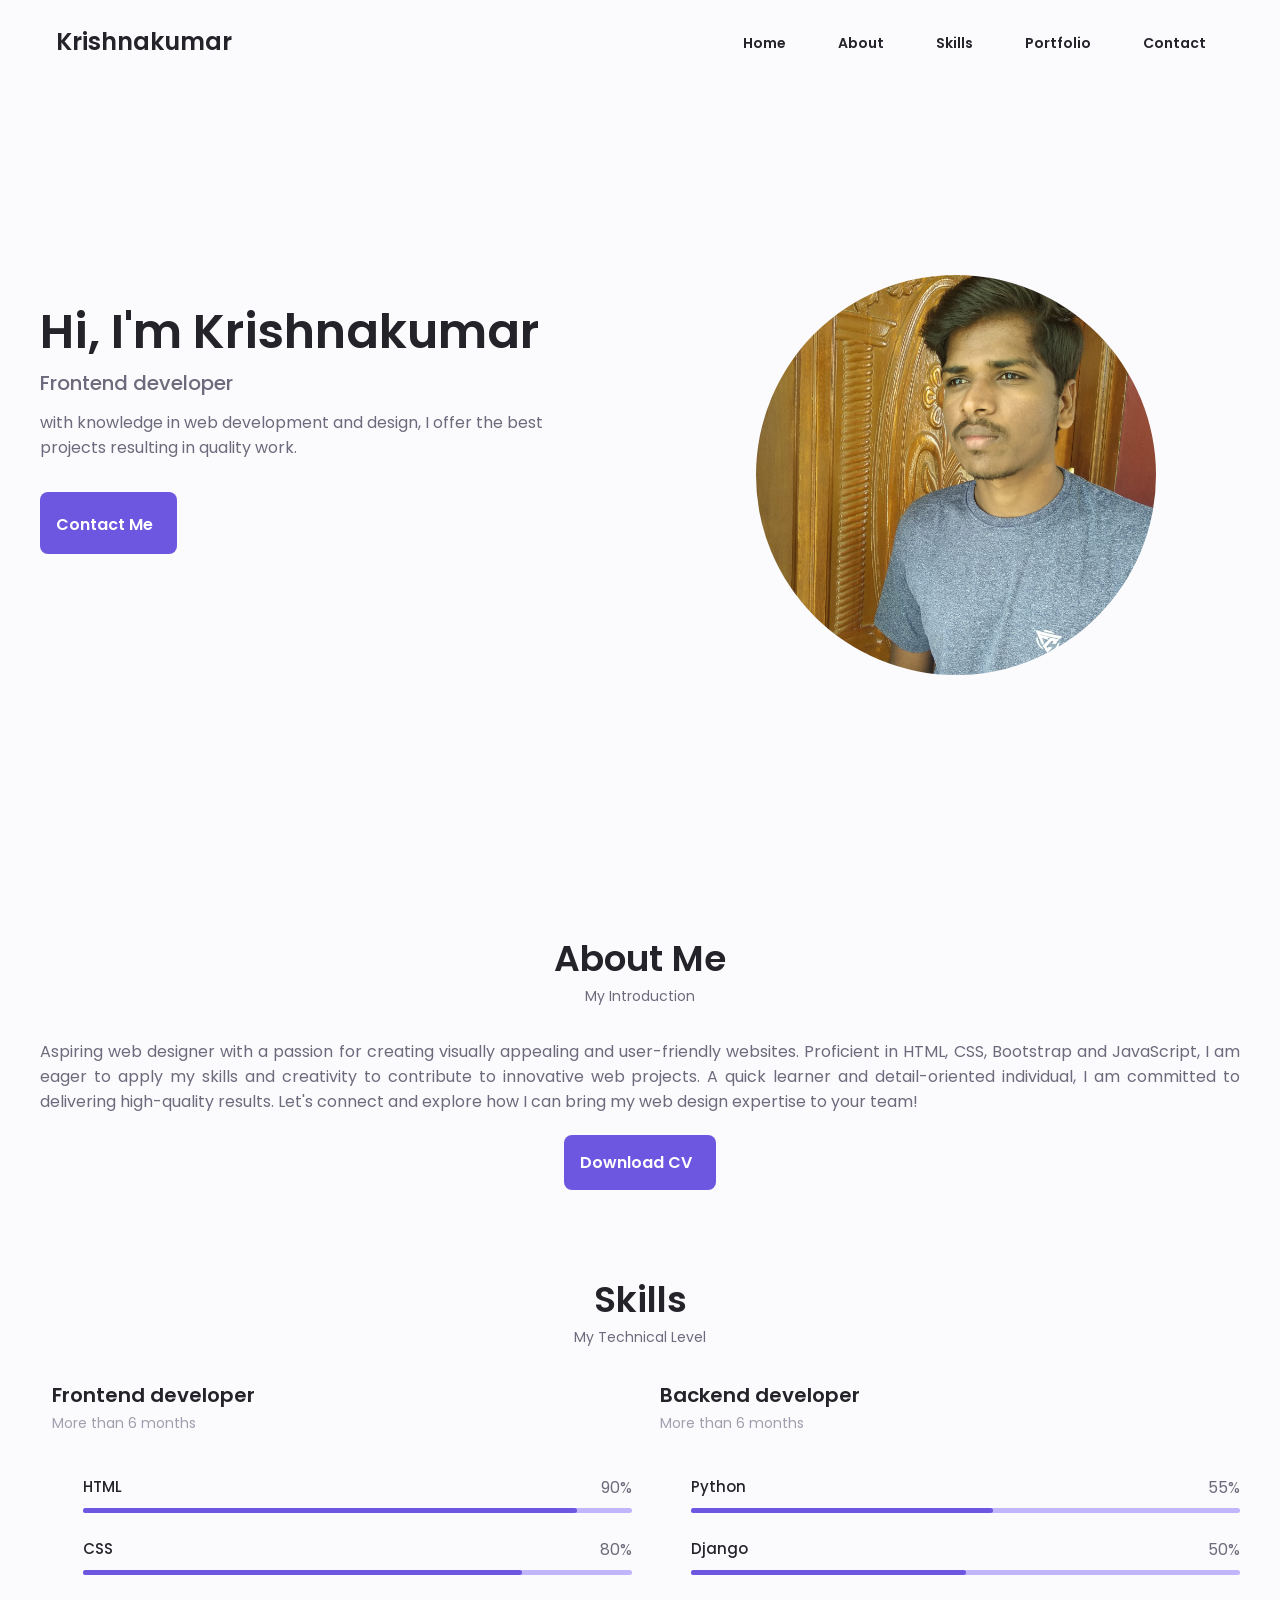
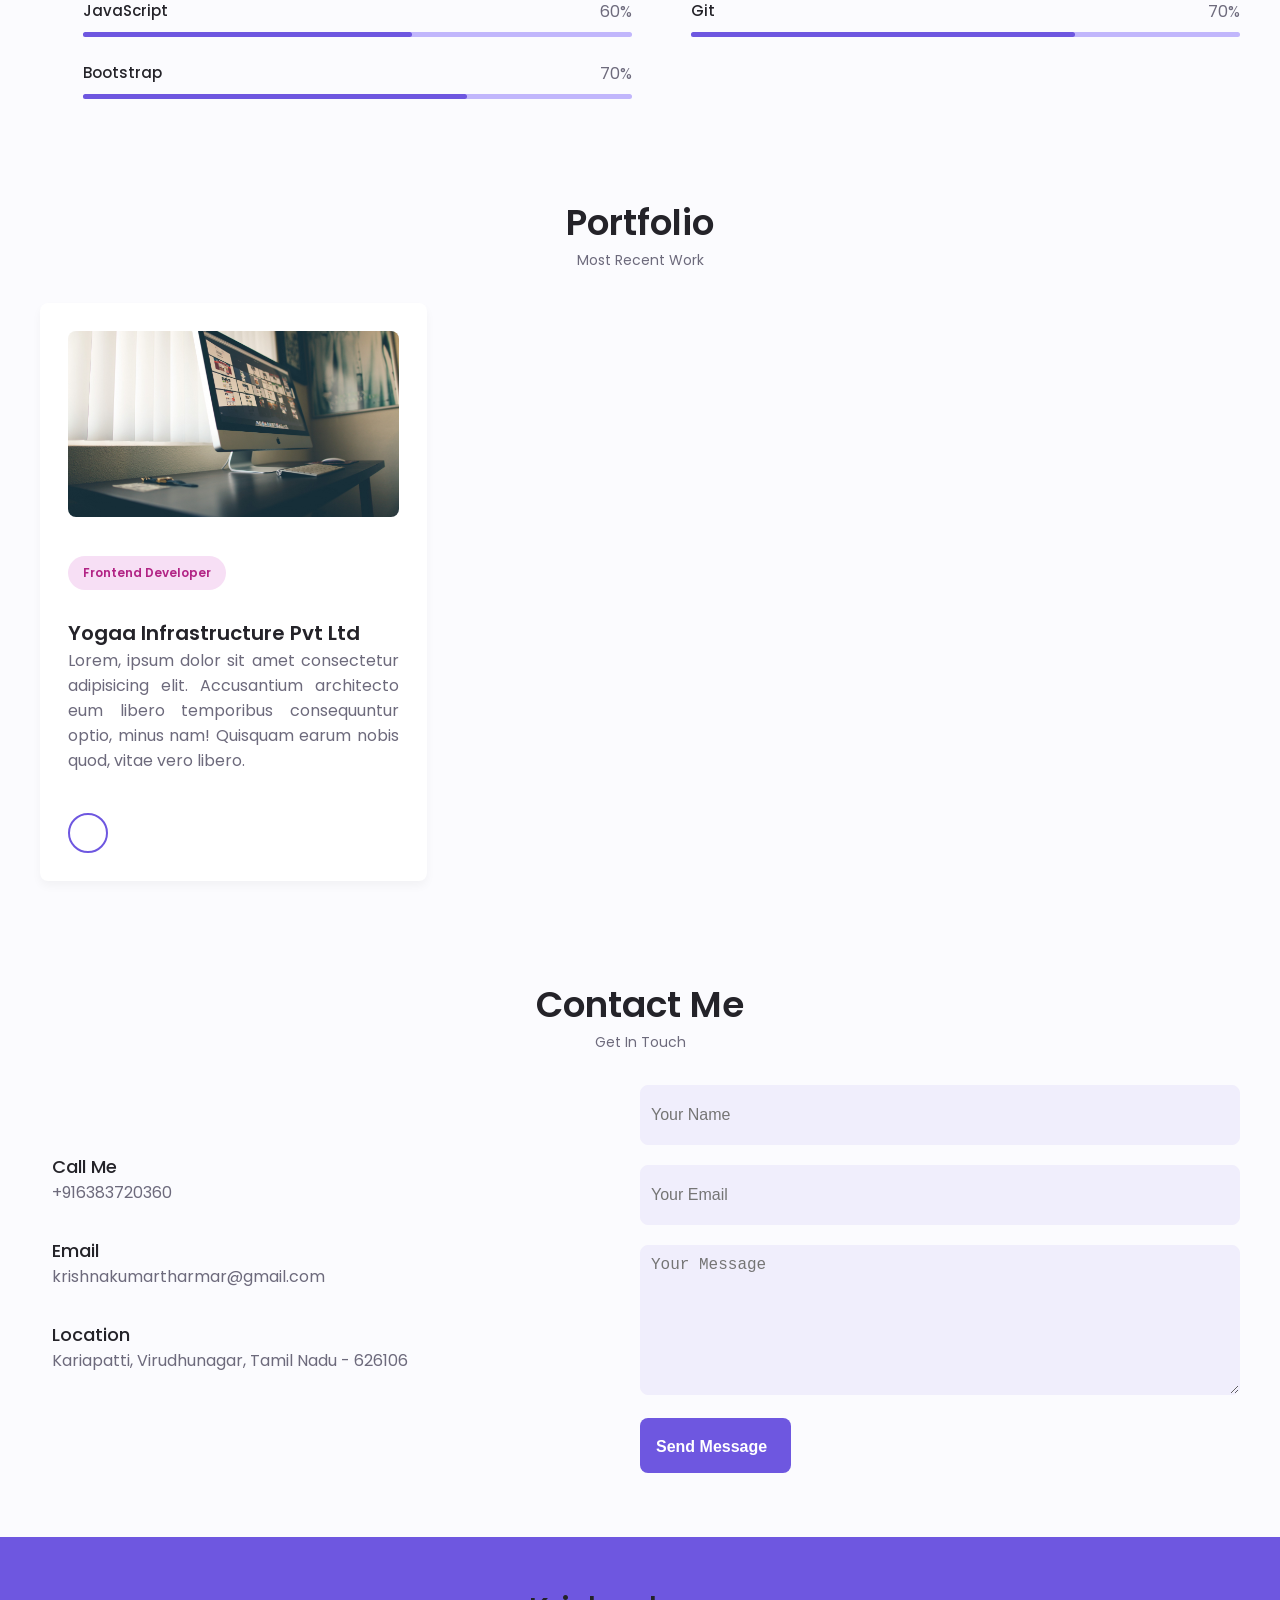
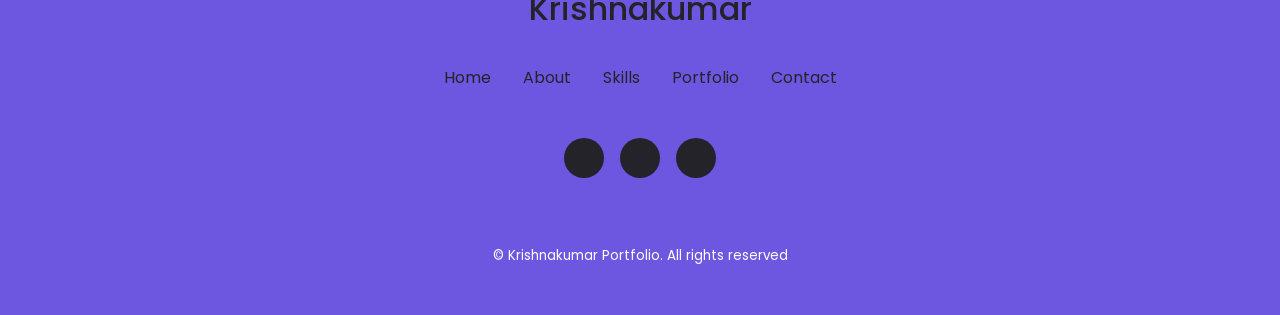
<file: Krishnakumar Portfolio/index.html>
<!DOCTYPE html>
<html lang="en">
  <head>
    <meta charset="UTF-8" />
    <meta http-equiv="X-UA-Compatible" content="IE=edge" />
    <meta name="viewport" content="width=device-width, initial-scale=1.0" />
    <meta name="description" content="Personal Portfolio" />
    <meta
      name="keywords"
      content="Krishnakumar Portfolio, Krishnakumar, Portfolio, HTML, CSS, JavaScript"
    />
    <meta name="author" content="Krishnakumar T" />
    <title>Krishnakumar Portfolio</title>
    <!-- UNICONS -->
    <link
      rel="stylesheet"
      href="https://unicons.iconscout.com/release/v4.0.8/css/line.css"
    />
    <!-- Main CSS -->
    <link rel="stylesheet" href="styles.css" />
  </head>
  <body>
    <!-- Navigation -->
    <nav>
      <div class="nav__content">
        <div class="nav__logo"><a href="#">Krishnakumar</a></div>
        <label for="check" class="nav__checkbox">
          <i class="uil uil-apps"></i>
        </label>
        <input type="checkbox" name="check" id="check" />
        <ul class="nav__menu">
          <li class="nav__item">
            <a class="nav__link" href="#home">
              <i class="uil uil-estate nav__icon"></i> Home
            </a>
          </li>
          <li class="nav__item">
            <a class="nav__link" href="#about">
              <i class="uil uil-user nav__icon"></i> About
            </a>
          </li>
          <li class="nav__item">
            <a class="nav__link" href="#skills">
              <i class="uil uil-file-alt nav__icon"></i> Skills
            </a>
          </li>
          <!-- <li class="nav__item">
            <a class="nav__link" href="#services">
              <i class="uil uil-briefcase-alt nav__icon"></i> Services
            </a>
          </li> -->
          <li class="nav__item">
            <a class="nav__link" href="#portfolio">
              <i class="uil uil-scenery nav__icon"></i> Portfolio
            </a>
          </li>
          <li class="nav__item">
            <a class="nav__link" href="#contact">
              <i class="uil uil-message nav__icon nav__icon"></i> Contact
            </a>
          </li>
        </ul>
      </div>
    </nav>
    <!-- Home Section -->
    <section class="home__section section" id="home">
      <div class="home__section-container container">
        <div class="home__content">
          <h1 class="home__title">Hi, I'm Krishnakumar</h1>
          <h3 class="home__subtitle">Frontend developer</h3>
          <p class="home__description">
            with knowledge in web development and design, I offer the best
            projects resulting in quality work.
          </p>
          <div class="home__buttons">
            <a href="#contact" class="button">
              Contact Me<i class="uil uil-message"></i>
            </a>
          </div>
          <div class="social__icons">
            <a href="https://github.com/KrishnakumarTharmar" target="_blank"
              ><i class="uil uil-github-alt"></i
            ></a>
            <a
              href="https://www.linkedin.com/in/krishnakumar20/"
              target="_blank"
              ><i class="uil uil-linkedin-alt"></i
            ></a>
            <a
              href="https://www.instagram.com/krishnakumar_tharmar/"
              target="_blank"
              ><i class="uil uil-instagram"></i
            ></a>
          </div>
        </div>
        <div class="home__profile-image">
          <img src="images/profile.jpg" alt="profile" />
        </div>
      </div>
    </section>
    <!-- About Section -->
    <section class="about__section section" id="about">
      <h2 class="section__title">About Me</h2>
      <span class="section__subtitle">My Introduction</span>
      <div class="about__section-container container">
        <div class="about__content">
          <div class="about__description">
            <p>
              Aspiring web designer with a passion for creating visually
              appealing and user-friendly websites. Proficient in HTML, CSS,
              Bootstrap and JavaScript, I am eager to apply my skills and
              creativity to contribute to innovative web projects. A quick
              learner and detail-oriented individual, I am committed to
              delivering high-quality results. Let's connect and explore how I
              can bring my web design expertise to your team!
            </p>
          </div>
          <div class="about__buttons">
            <a download="" href="pdf/Krishnakumar T Resume1.pdf" class="button">
              Download CV<i class="uil uil-download-alt"></i>
            </a>
          </div>
        </div>
      </div>
    </section>
    <!-- Skills Section -->
    <section class="skills__section section" id="skills">
      <h2 class="section__title">Skills</h2>
      <span class="section__subtitle">My Technical Level</span>
      <div class="skills__section-container container">
        <div class="skills__portion">
          <!-- Skills 1 -->
          <div class="skills__content">
            <div class="skills__header">
              <i class="uil uil-brackets-curly skills__icon"></i>
              <div>
                <h1 class="skills__title">Frontend developer</h1>
                <span class="skills__subtitle">More than 6 months</span>
              </div>
            </div>
            <div class="skills__list">
              <div class="skills__data">
                <div class="skills__titles">
                  <h3 class="skills__name">HTML</h3>
                  <span class="skills__number">90%</span>
                </div>
                <div class="skills__bar">
                  <span class="skills__percentage skills__html"></span>
                </div>
              </div>

              <div class="skills__data">
                <div class="skills__titles">
                  <h3 class="skills__name">CSS</h3>
                  <span class="skills__number">80%</span>
                </div>
                <div class="skills__bar">
                  <span class="skills__percentage skills__css"></span>
                </div>
              </div>

              <div class="skills__data">
                <div class="skills__titles">
                  <h3 class="skills__name">JavaScript</h3>
                  <span class="skills__number">60%</span>
                </div>
                <div class="skills__bar">
                  <span class="skills__percentage skills__js"></span>
                </div>
              </div>

              <div class="skills__data">
                <div class="skills__titles">
                  <h3 class="skills__name">Bootstrap</h3>
                  <span class="skills__number">70%</span>
                </div>
                <div class="skills__bar">
                  <span class="skills__percentage skills__bs"></span>
                </div>
              </div>
            </div>
          </div>
          <!-- Skills 2 -->
          <div class="skills__content">
            <div class="skills__header">
              <i class="uil uil-server-network skills__icon"></i>
              <div>
                <h1 class="skills__title">Backend developer</h1>
                <span class="skills__subtitle">More than 6 months</span>
              </div>
            </div>
            <div class="skills__list">
              <div class="skills__data">
                <div class="skills__titles">
                  <h3 class="skills__name">Python</h3>
                  <span class="skills__number">55%</span>
                </div>
                <div class="skills__bar">
                  <span class="skills__percentage skills__python"></span>
                </div>
              </div>

              <div class="skills__data">
                <div class="skills__titles">
                  <h3 class="skills__name">Django</h3>
                  <span class="skills__number">50%</span>
                </div>
                <div class="skills__bar">
                  <span class="skills__percentage skills__django"></span>
                </div>
              </div>

              <div class="skills__data">
                <div class="skills__titles">
                  <h3 class="skills__name">Git</h3>
                  <span class="skills__number">70%</span>
                </div>
                <div class="skills__bar">
                  <span class="skills__percentage skills__git"></span>
                </div>
              </div>

              <!-- <div class="skills__data">
                <div class="skills__title">
                  <h3 class="skills__name">Bootstrap</h3>
                  <span class="skills__number">70%</span>
                </div>
                <div class="skills__bar">
                  <span class="skills__percentage skills__bs"></span>
                </div>
              </div> -->
            </div>
          </div>
        </div>
      </div>
    </section>
    <!-- Portfolio Section -->
    <section class="portfolio__section section" id="portfolio">
      <h2 class="section__title">Portfolio</h2>
      <span class="section__subtitle">Most Recent Work</span>
      <div class="portfolio__section-container container">
        <div class="card-list">
          <a href="#" class="card-item">
            <img src="images/cardImg1.jpg" alt="Card Image" />
            <span class="developer">Frontend Developer</span>
            <h3>Yogaa Infrastructure Pvt Ltd</h3>
            <p>
              Lorem, ipsum dolor sit amet consectetur adipisicing elit.
              Accusantium architecto eum libero temporibus consequuntur optio,
              minus nam! Quisquam earum nobis quod, vitae vero libero.
            </p>
            <div class="arrow">
              <i class="uil uil-arrow-up-right"></i>
            </div>
          </a>
          <!-- <a href="#" class="card-item">
            <img src="images/cardImg1.jpg" alt="Card Image" />
            <span class="designer">Designer</span>
            <h3>Lorem ipsum dolor sit amet consectetur adipisicing elit</h3>
            <div class="arrow">
              <i class="uil uil-arrow-up-right"></i>
            </div>
          </a>
          <a href="#" class="card-item">
            <img src="images/cardImg1.jpg" alt="Card Image" />
            <span class="editor">Editor</span>
            <h3>Nobis illo alias asperiores dolor, incidunt nam cupiditate</h3>
            <div class="arrow">
              <i class="uil uil-arrow-up-right"></i>
            </div>
          </a> -->
        </div>
      </div>
    </section>
    <!-- Contact Section -->
    <section class="contact__section section" id="contact">
      <h2 class="section__title">Contact Me</h2>
      <span class="section__subtitle">Get In Touch</span>
      <div class="contact__section-container container">
        <div class="row">
          <div class="col contact__info">
            <div class="contact-details">
              <div class="contact__information">
                <i class="uil uil-phone-alt contact__icon"></i>
                <div>
                  <h3 class="contact__title">Call Me</h3>
                  <span>+916383720360</span>
                </div>
              </div>
              <div class="contact__information">
                <i class="uil uil-envelope contact__icon"></i>
                <div>
                  <h3 class="contact__title">Email</h3>
                  <span>krishnakumartharmar@gmail.com</span>
                </div>
              </div>
              <div class="contact__information">
                <i class="uil uil-map-marker contact__icon"></i>
                <div>
                  <h3 class="contact__title">Location</h3>
                  <span>Kariapatti, Virudhunagar, Tamil Nadu - 626106</span>
                </div>
              </div>
            </div>
          </div>
          <div class="col contact__form">
            <form
              action="https://formcarry.com/s/uwzjdx5WXJ"
              method="post"
              class="formcarry-form"
            >
              <input
                type="text"
                name="fullName"
                placeholder="Your Name"
                required
              />
              <input
                type="email"
                name="email"
                placeholder="Your Email"
                required
              />
              <textarea
                name="message"
                placeholder="Your Message"
                required
              ></textarea>
              <button class="button" type="submit">
                Send Message<i class="uil uil-message"></i>
              </button>
            </form>
          </div>
        </div>
      </div>
    </section>
    <!-- Footer -->
    <footer class=".section">
      <a href="#home" class="footer__logo">Krishnakumar</a>
      <ul class="footer__links">
        <li><a href="#home">Home</a></li>
        <li><a href="#about">About</a></li>
        <li><a href="#skills">Skills</a></li>
        <li><a href="#portfolio">Portfolio</a></li>
        <li><a href="#contact">Contact</a></li>
      </ul>
      <div class="footer__social-icons">
        <a href="https://github.com/KrishnakumarTharmar" target="_blank"
          ><i class="uil uil-github-alt"></i
        ></a>
        <a href="https://www.linkedin.com/in/krishnakumar20/" target="_blank"
          ><i class="uil uil-linkedin-alt"></i
        ></a>
        <a
          href="https://www.instagram.com/krishnakumar_tharmar/"
          target="_blank"
          ><i class="uil uil-instagram"></i
        ></a>
      </div>
      <div class="footer__copyright">
        <small>© Krishnakumar Portfolio. All rights reserved</small>
      </div>
    </footer>

    <!-- <script src="main.js"></script> -->
  </body>
</html>
</file>
<file: Krishnakumar Portfolio/styles.css>
@import url("https://fonts.googleapis.com/css2?family=Poppins:wght@400;500;600&display=swap");

/* Base */
:root {
    --primary-color: hsl(250, 69%, 61%);
    --primary-color-second: hsl(250, 69%, 61%);
    --primary-color-alt: hsl(250, 57%, 53%);
    --primary-color-lighter: hsl(250, 92%, 85%);
    --title-color: hsl(250, 8%, 15%);
    --text-color: hsl(250, 8%, 45%);
    --text-color-light: hsl(250, 8%, 65%);
    --bg-color: hsl(250, 60%, 99%);
    --input-color: hsl(250, 70%, 96%);
    --max-width: 1200px;
}

* {
    padding: 0;
    margin: 0;
    box-sizing: border-box;
}

html {
    scroll-behavior: smooth;
}

/* Custom Scroll Bar CSS */

::-webkit-scrollbar {
    width: 10px;
}

::-webkit-scrollbar-track {
    background: #f1f1f1;
}

::-webkit-scrollbar-thumb {
    background: var(--primary-color);
    border-radius: 12px;
    transition: all 0.3s ease;
}

::-webkit-scrollbar-thumb:hover {
    background: var(--primary-color-alt);
}

h1,
h2,
h3,
h4 {
    color: var(--title-color);
    font-weight: 600;
}

ul {
    list-style: none;
}

a {
    text-decoration: none;
}

body {
    font-family: "Poppins", sans-serif;
    background-color: var(--bg-color);
    color: var(--text-color);
}

.container {
    max-width: var(--max-width);
    margin: auto;
}

.section {
    padding: 2rem 0 4rem;
}

.section__title {
    font-size: 2.25rem;
    color: var(--title-color);
}

.section__subtitle {
    display: block;
    font-size: .875rem;
    margin-bottom: 2rem;
}

.section__title,
.section__subtitle {
    text-align: center;
}

/* Navigation */
nav {
    width: 100%;
    top: 0;
    left: 0;
    z-index: 99;
}

.nav__content {
    max-width: var(--max-width);
    margin: auto;
    padding: 1.5rem 1rem;
    display: flex;
    align-items: center;
    justify-content: space-between;
}

.nav__logo a {
    font-size: 1.5rem;
    font-weight: 600;
    color: var(--title-color);
    transition: 0.3s;
}

.nav__logo a:hover {
    color: var(--primary-color);
}

.nav__checkbox {
    display: none;
}

nav input {
    display: none;
}

.nav__checkbox i {
    font-size: 2rem;
    color: var(--primary-color);
    cursor: pointer;
}

.nav__menu {
    display: flex;
    align-items: center;
    gap: 1rem;
    list-style: none;
    transition: left 0.3s;
}

.nav__link {
    padding: 0.5rem 1rem;
    border: 2px solid transparent;
    text-decoration: none;
    font-size: .875rem;
    font-weight: 600;
    color: var(--title-color);
    transition: 0.3s;
}

.nav__link:hover {
    color: var(--primary-color);
}

.nav__icon {
    font-size: 1.2rem;
}

/* Home Section */
.home__section-container {
    min-height: 80vh;
    display: grid;
    grid-template-columns: repeat(2, 1fr);
    gap: 4rem;
}

.home__content {
    display: flex;
    flex-direction: column;
    justify-content: center;
}

.home__title {
    font-size: 3rem;

}

.home__subtitle {
    font-size: 1.25rem;
    color: var(--text-color);
    font-weight: 500;
    margin-bottom: .75rem;
}

.home__description {
    margin-bottom: 2rem;
}

.home__buttons {
    display: flex;
    gap: 1rem;
}

.social__icons a {
    background: transparent;
    color: var(--title-color);
    display: inline-flex;
    font-size: 20px;
    width: 40px;
    height: 40px;
    justify-content: center;
    align-items: center;
    margin: 30px 15px 30px 0;
    text-decoration: none;

}

.social__icons a:hover {
    background-color: var(--primary-color);
    border: 2px solid var(--primary-color);
    border-radius: 50%;
    color: #fff;
}

/* Button Default Styles */
.button {
    color: #fff;
    font-size: 1rem;
    font-weight: 600;
    padding: 1rem;
    background-color: var(--primary-color);
    border: none;
    border-radius: .5rem;
}

.button:hover {
    background-color: var(--primary-color-alt);
}

.button i {
    font-size: 1.25rem;
    margin-left: .5rem;
    transition: .3s;
}

.contact__me {
    background-color: var(--primary-color);
    color: #ffffff;
}

.contact__me:hover {
    background-color: var(--primary-color-second);
    transform: translateY(0.25rem);
}


.home__profile-image {
    display: grid;
    place-items: center;
}

.home__profile-image img {
    width: min(25rem, 90%);
    border-radius: 100%;
}

/* About Section */

.about__content {
    display: flex;
    flex-direction: column;
    justify-content: center;
    align-items: center;
}

.about__description {
    margin-bottom: 2rem;
    text-align: justify;
}

/* Skills Section */

.skills__portion {
    display: flex;
    width: 100%;
}

.skills__content {
    width: 50%;
}

.skills__content:first-child {
    margin-right: 1rem;
}

.skills__header {
    display: flex;
    align-items: center;
    margin-bottom: 2.5rem;
    cursor: pointer;
}

.skills__icon {
    font-size: 2rem;
    color: var(--primary-color);
}

.skills__icon {
    margin-right: .75rem;
}

.skills__title {
    font-size: 1.25rem;
}

.skills__subtitle {
    font-size: .875rem;
    color: var(--text-color-light);
}


.skills__list {
    display: grid;
    row-gap: 1.5rem;
    padding-left: 2.7rem;
}

.skills__titles {
    display: flex;
    justify-content: space-between;
    margin-bottom: .5rem;
}

.skills__name {
    font-size: .938rem;
    font-weight: 500;
}

.skills__bar,
.skills__percentage {
    height: 5px;
    border-radius: .25rem;
}

.skills__bar {
    background-color: var(--primary-color-lighter);
}

.skills__percentage {
    display: block;
    background-color: var(--primary-color);
}

.skills__html {
    width: 90%;
}

.skills__css {
    width: 80%;
}

.skills__js {
    width: 60%;
}

.skills__bs {
    width: 70%;
}

.skills__python {
    width: 55%;
}

.skills__django {
    width: 50%;
}

.skills__git {
    width: 70%;
}

/* Portfolio Section */
.card-list {
    display: grid;
    grid-template-columns: repeat(auto-fill, minmax(300px, 1fr));
    gap: 20px;
}

.card-list .card-item {
    background: #fff;
    padding: 26px;
    border-radius: 8px;
    box-shadow: 0px 5px 10px rgba(0, 0, 0, 0.04);
    list-style: none;
    cursor: pointer;
    text-decoration: none;
    border: 2px solid transparent;
    transition: border 0.5s ease;
}

.card-list .card-item:hover {
    border: 2px solid var(--primary-color);
}

.card-list .card-item img {
    width: 100%;
    aspect-ratio: 16/9;
    border-radius: 8px;
    object-fit: cover;
}

.card-list span {
    display: inline-block;
    background: #F7DFF5;
    margin-top: 32px;
    padding: 8px 15px;
    font-size: 0.75rem;
    border-radius: 50px;
    font-weight: 600;
}

.card-list .developer {
    background-color: #F7DFF5;
    color: #B22485;
}

.card-list .designer {
    background-color: #d1e8ff;
    color: #2968a8;
}

.card-list .editor {
    background-color: #d6f8d6;
    color: #205c20;
}

.card-item h3 {
    color: var(--title-color);
    font-size: 1.25rem;
    margin-top: 28px;
    font-weight: 600;
}

.card-item p {
    color: var(--text-color);
    text-align: justify;
}

.card-item .arrow {
    display: flex;
    align-items: center;
    justify-content: center;
    height: 40px;
    width: 40px;
    color: #000;
    border: 2px solid var(--primary-color);
    border-radius: 50%;
    margin-top: 40px;
    transition: 0.2s ease;
}

.card-list .card-item:hover .arrow {
    background: var(--primary-color);
    color: #fff;
}

/* Contact Section */

.contact__section {
    font-family: "Poppins", sans-serif;
}

.contact__section .row {
    display: flex;
    width: 100%;
    align-items: center;
    justify-content: space-between;
}

.contact__section .row .contact__info {
    width: 50%;
}

.contact__section .row .contact__form {
    width: 50%;
}

.contact__information {
    display: flex;
    margin-bottom: 2em;
}

.contact__icon {
    font-size: 2rem;
    color: var(--primary-color);
    margin-right: .75rem;
}

.contact__title {
    font-size: 1.125rem;
    font-weight: 500;
}

.contact__subtitle {
    font-size: .813rem;
    color: var(--text-color-light);
}

.contact__form {
    font-family: "Poppins", sans-serif;
}

.contact__section form input {
    height: 60px;
    margin-bottom: 20px;
    padding: 10px;
    width: 100%;
    background-color: var(--input-color);
    font-size: 16px;
    outline: none;
    border: 1px solid var(--input-color);
    border-radius: .5rem;
}

.contact__section form input:focus {
    border-color: var(--primary-color);
}

.contact__section form textarea {
    padding: 10px;
    width: 100%;
    font-size: 16px;
    background-color: var(--input-color);
    height: 150px;
    outline: none;
    resize: vertical;
    border: 1px solid var(--input-color);
    border-radius: .5rem;
    margin-bottom: 1rem;
}

.contact__section form textarea:focus {
    border-color: var(--primary-color);
}

/* Footer */
footer {
    background: var(--primary-color);
    max-width: 1920px;
    margin: auto;
    padding: 3rem 0;
    text-align: center;
}

footer a {
    color: var(--title-color);
}

.footer__logo {
    display: inline-block;
    font-size: 2rem;
    font-weight: 500;
    margin-bottom: 2rem;
}

.footer__logo:hover {
    color: #fff;
}

.footer__links {
    flex-wrap: wrap;
    gap: 2rem;
    margin: 0 auto 3rem;
}

.footer__links,
.footer__social-icons {
    display: flex;
    justify-content: center;
}

.footer__links li a:hover {
    color: #fff;
}

.footer__social-icons {
    gap: 1rem;
    margin-bottom: 4rem;
}

.footer__social-icons a {
    background: var(--title-color);
    border: 1px solid transparent;
    border-radius: 50%;
    color: #fff;
    display: inline-flex;
    font-size: 20px;
    width: 40px;
    height: 40px;
    justify-content: center;
    align-items: center;
    padding: .8rem;
}

.footer__social-icons a:hover {
    background: transparent;
    border: 1px solid var(--title-color);
}

.footer__copyright {
    color: #fff;
}

/* Responsive Styles */

@media (width < 750px) {
    .section {
        padding: 2rem 1rem 4rem;
    }

    .nav__checkbox {
        display: block;
    }

    .nav__menu {
        position: absolute;
        width: 100%;
        height: calc(100vh - 85px);
        left: -100%;
        top: 85px;
        background-color: var(--bg-color);
        flex-direction: column;
        justify-content: center;
        gap: 3rem;
        transition: .3s;
    }

    nav #check:checked~ul {
        left: 0;
    }

    .nav__link {
        font-size: 1.25rem;
    }

    .home__section-container {
        padding: 2rem 1rem 5rem 1rem;
        text-align: center;
        grid-template-columns: repeat(1, 1fr);
    }

    .home__profile-image {
        grid-area: 1/1/2/2;
    }

    .home__buttons,
    .about__buttons {
        margin: auto;
    }

    .skills__portion {
        display: flex;
        flex-direction: column;

    }

    .skills__content {
        width: 100%;
        margin-bottom: 3rem;
    }

    .contact__section .row {
        flex-direction: column;

    }

    .contact__section .row .col {
        width: 100%;
    }

}
</file>
